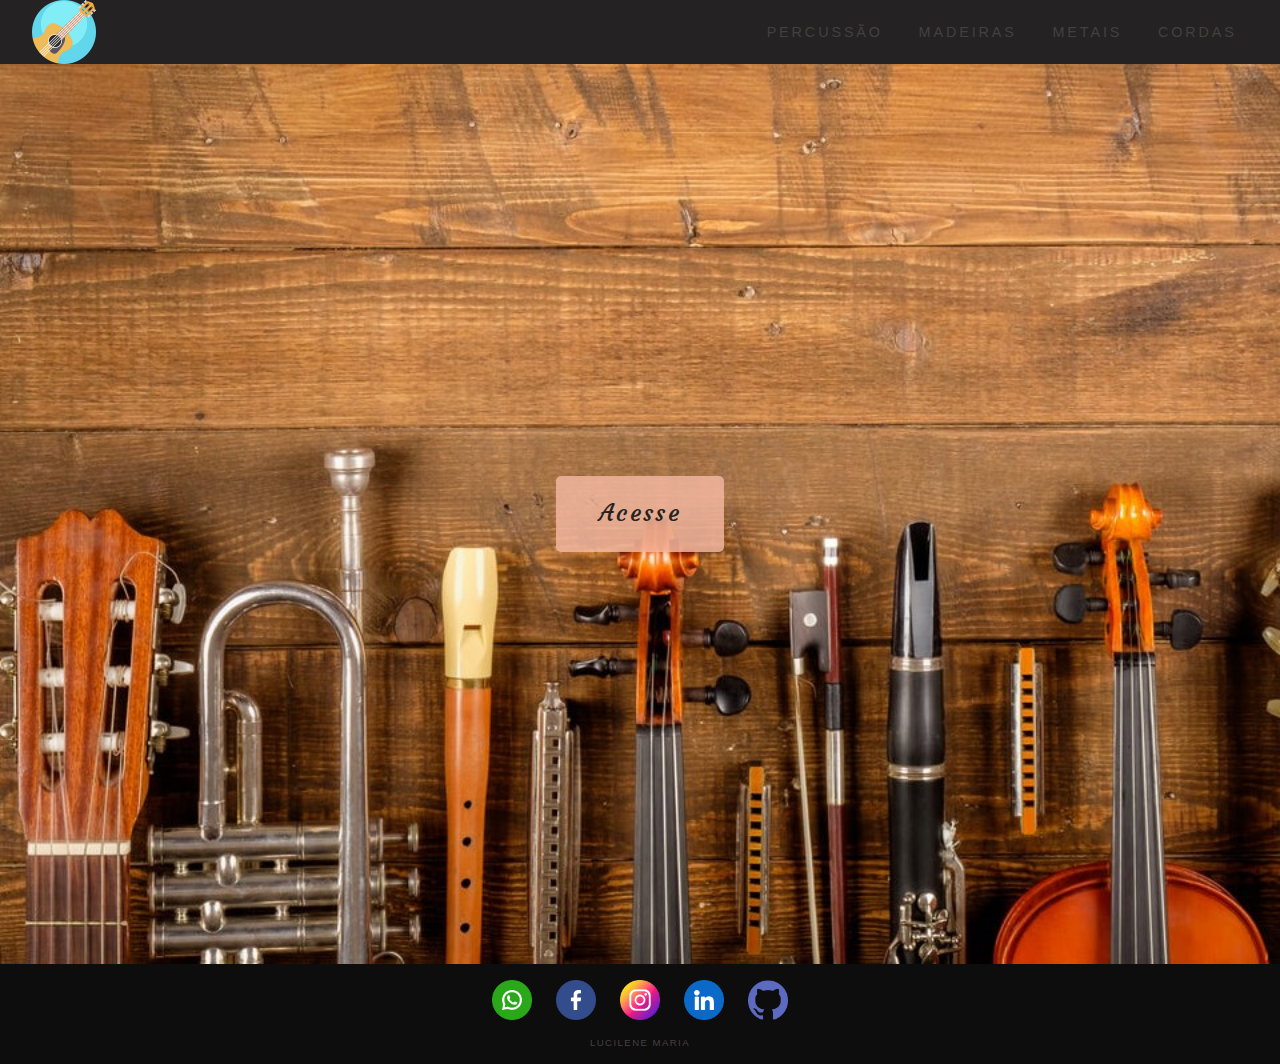
<file: index.html>
<!DOCTYPE html>
<html lang="pt-br">

<head>
    <meta charset="UTF-8">
    <meta name="viewport" content="width=device-width, initial-scale=1.0">
    <title>Atividade Aula 14</title>
    <link rel="stylesheet" href="https://fonts.googleapis.com/css2?family=Material+Symbols+Rounded:opsz,wght,FILL,GRAD@20..48,100..700,0..1,-50..200" />
    <link rel="preconnect" href="https://fonts.googleapis.com">
    <link rel="preconnect" href="https://fonts.gstatic.com" crossorigin>
    <link href="https://fonts.googleapis.com/css2?family=Courgette&display=swap" rel="stylesheet">
    <link rel="stylesheet" href="stylo.css">
    <link rel="stylesheet" href="normalize.css">
</head>


<body>

    <header class="header">
        <img src="imagens/logo.png" alt="" class="header_logo">
        <span id="hamburguer" class="material-symbols-rounded">
            menu
        </span>
        <nav id="itens_menu" class="header_nav">
            <ul>
                <li><a href="#">Percussão</a></li>
                <li><a href="#">Madeiras</a></li>
                <li><a href="#">Metais</a></li>
                <li><a href="#">Cordas</a></li>
            </ul>
        </nav>
    </header>

    <main>
        <section class="fundo_main">
            <div class="galeria">
                <a href="galeria.html" target="_blank">Acesse</a>
            </div>
        </section>
    </main>


    <footer>
        <div class="logos_footer">
            <div>
                <a href="#">
                    <img src="imagens/whatsapp.png" alt="" class="tamanho">
                </a>
            </div>
            <div>
                <a href="#">
                    <img src="imagens/facebook.png" alt="" class="tamanho">
                </a>
            </div>
            <div>
                <a href="">
                    <img src="imagens/instagram.png" alt="" class="tamanho">
                </a>
            </div>
            <div>
                <a href="">
                    <img src="imagens/linkedin.png" alt="" class="tamanho">
                </a>
            </div>
            <div>
                <a href="">
                    <img src="imagens/github.png" alt="" class="tamanho">
                </a>
            </div>
        </div>
        <p class="texto_footer">
            Lucilene Maria
        </p>
    </footer>

    <script>
        var hamburguer = document.getElementById('hamburguer');
        var itensMenu = document.getElementById('itens_menu');

        hamburguer.addEventListener('click', aparecer);

        function aparecer() {
            if (itens_menu.style.display == 'block') {
                itensMenu.classList.remove('show');
            } else {
                itensMenu.classList.toggle('show');
            }
        }
    </script>
</body>

</html>
</file>
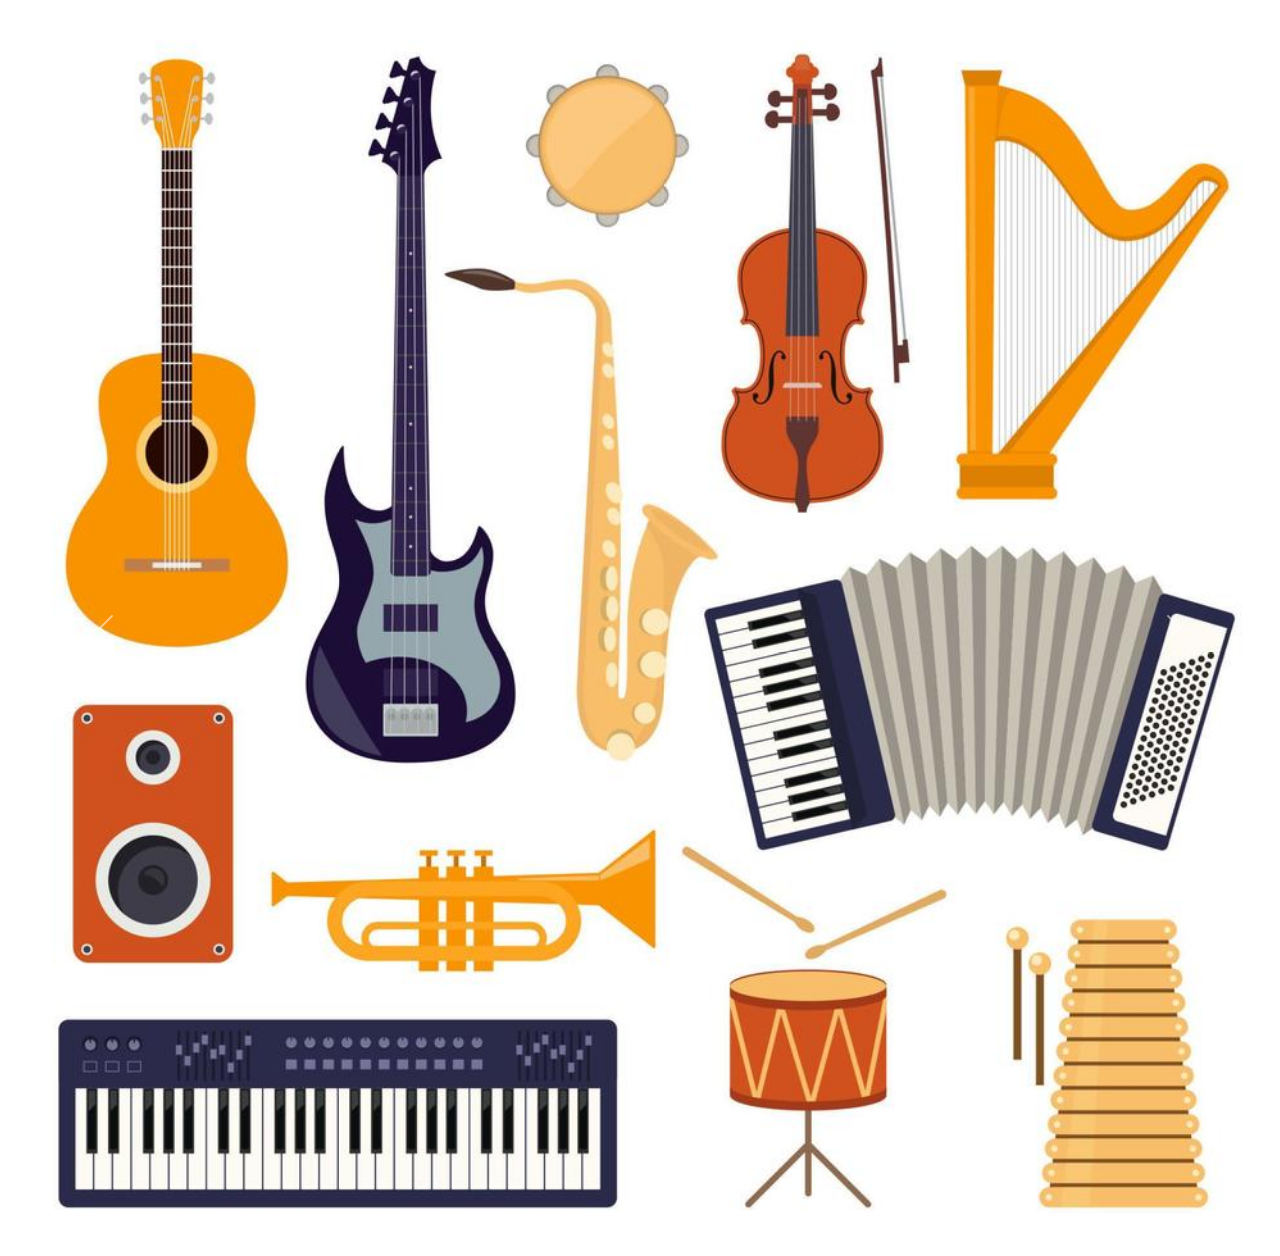
<file: galeria.html>
<!DOCTYPE html>
<html lang="pt-br">
<head>
    <meta charset="UTF-8">
    <meta name="viewport" content="width=device-width, initial-scale=1.0">
    <title>Atividade Aula 14</title>
    <link rel="stylesheet" href="normalize.css">
  
    <link rel="stylesheet" href="css/bootstrap.min.css">
    <script src="js/bootstrap.min.js"></script>

    

</head>
<body>
    <main>
        <section>
            <div class="container-fluid">
              <div id="carouselExampleFade" class="carousel slide carousel-fade">
                <div class="carousel-inner flex">
                  <div class="carousel-item active">
                    <img src="imagens/01.jpg" class="d-block w-100" alt="...">
                  </div>
                  <div class="carousel-item">
                    <img src="imagens/02.jpg" class="d-block w-100" alt="...">
                  </div>
                  <div class="carousel-item">
                    <img src="imagens/03.jpg" class="d-block w-100" alt="...">
                  </div>
                  <div class="carousel-item">
                    <img src="imagens/04.jpg" class="d-block w-100" alt="...">
                  </div>
                  <div class="carousel-item">
                    <img src="imagens/05.jpg" class="d-block w-100" alt="...">
                  </div>
                </div>
                <button class="carousel-control-prev" type="button" data-bs-target="#carouselExampleFade" data-bs-slide="prev">
                  <span class="carousel-control-prev-icon" aria-hidden="true"></span>
                  <span class="visually-hidden">Previous</span>
                </button>
                <button class="carousel-control-next" type="button" data-bs-target="#carouselExampleFade" data-bs-slide="next">
                  <span class="carousel-control-next-icon" aria-hidden="true"></span>
                  <span class="visually-hidden">Next</span>
                </button>
              </div>
            </div>
        </section>
    </main>
</body>
</html>
</file>
<file: stylo.css>
html{
    font-family: sans-serif;
}

.header{
    text-align: center;
    margin: auto;
    background-color: #242222;
}

.header_logo{
    width: 4em;
    height: auto;
}

#hamburguer{
    background-color: #444041;
    color: #F2F2F2;
    display: block;
    text-align: center;
    padding: 0.3em;
    cursor: pointer;
    font-size: 2em;
}

.header_nav{
    background-color: #242222;
    display: none;
}

.header_nav.show {
    display: block;
}


ul{
    margin: 0;
}

.header_nav ul{
    list-style-type: none;
    padding: 0;
    text-transform: uppercase;
    letter-spacing: .2em;
    font-size: .8em;
}

.header_nav a{
    color: #444041;
    text-decoration: none;
    display: block;
    padding: 1em;
}

.header_nav a:hover{
    background-color: color-mix(in srgb, #444041, #ffffff 50%);
    color: #242222;
}

@media screen and (min-width: 48em){/*768px maior que*/

    #hamburguer{
        display: none;
    }

    .header{
        display: flex;
        justify-content: space-between;
        align-items: center;
        background-color: #242222;
    }


    .header_logo{
        margin-left: 2em;
    }


    .header_nav{
        display: block;
    }


    .header_nav ul{
        margin-right: 2em;
        font-size: .9em;
    }


    .header_nav li{
        display: inline-block;
    }


    .header_nav a{
        border-radius: 5px;
    }


    .header_nav a:hover{
        background-color: #444041;
        color: #F2F2F2;
    }
}

.fundo_main{
    background-image: url(imagens/fundo.jpg);
    background-size: cover;
    background-position: left center;
    background-repeat: no-repeat;
    height: 100vh;
    display: flex;
    align-items: center;
    justify-content: center;
}

div.galeria a{
    text-decoration: none;
    color: #242222;
    display: inline-block;
    background-color: #f2b6a0d6;
    padding: 1em 1.8em;
    font-size: 1.5em;
    border-radius: 5px;
    letter-spacing: .1em;
    font-family: 'Courgette', cursive;
}

div.galeria a:hover{
    background-color: #0d0d0dd5;
    color: #F2B6A0;
}


footer{
    background-color: #0D0D0D;
    padding: 1em;
    text-align: center;
}

.logos_footer{
    display: flex;
    flex-direction: column;
    gap: 1em;
}

.tamanho{
    width: 2.5em;
}

.texto_footer{
    font-size: 0.6em;
    text-transform: uppercase;
    letter-spacing: 0.15em;
    margin:0;
    padding-top: .8rem;
    color: #444041;
}

@media screen and (min-width: 48em){

    .logos_footer{
        flex-direction: row;
        justify-content: center;
        gap:1.5em;
    }

}
</file>
